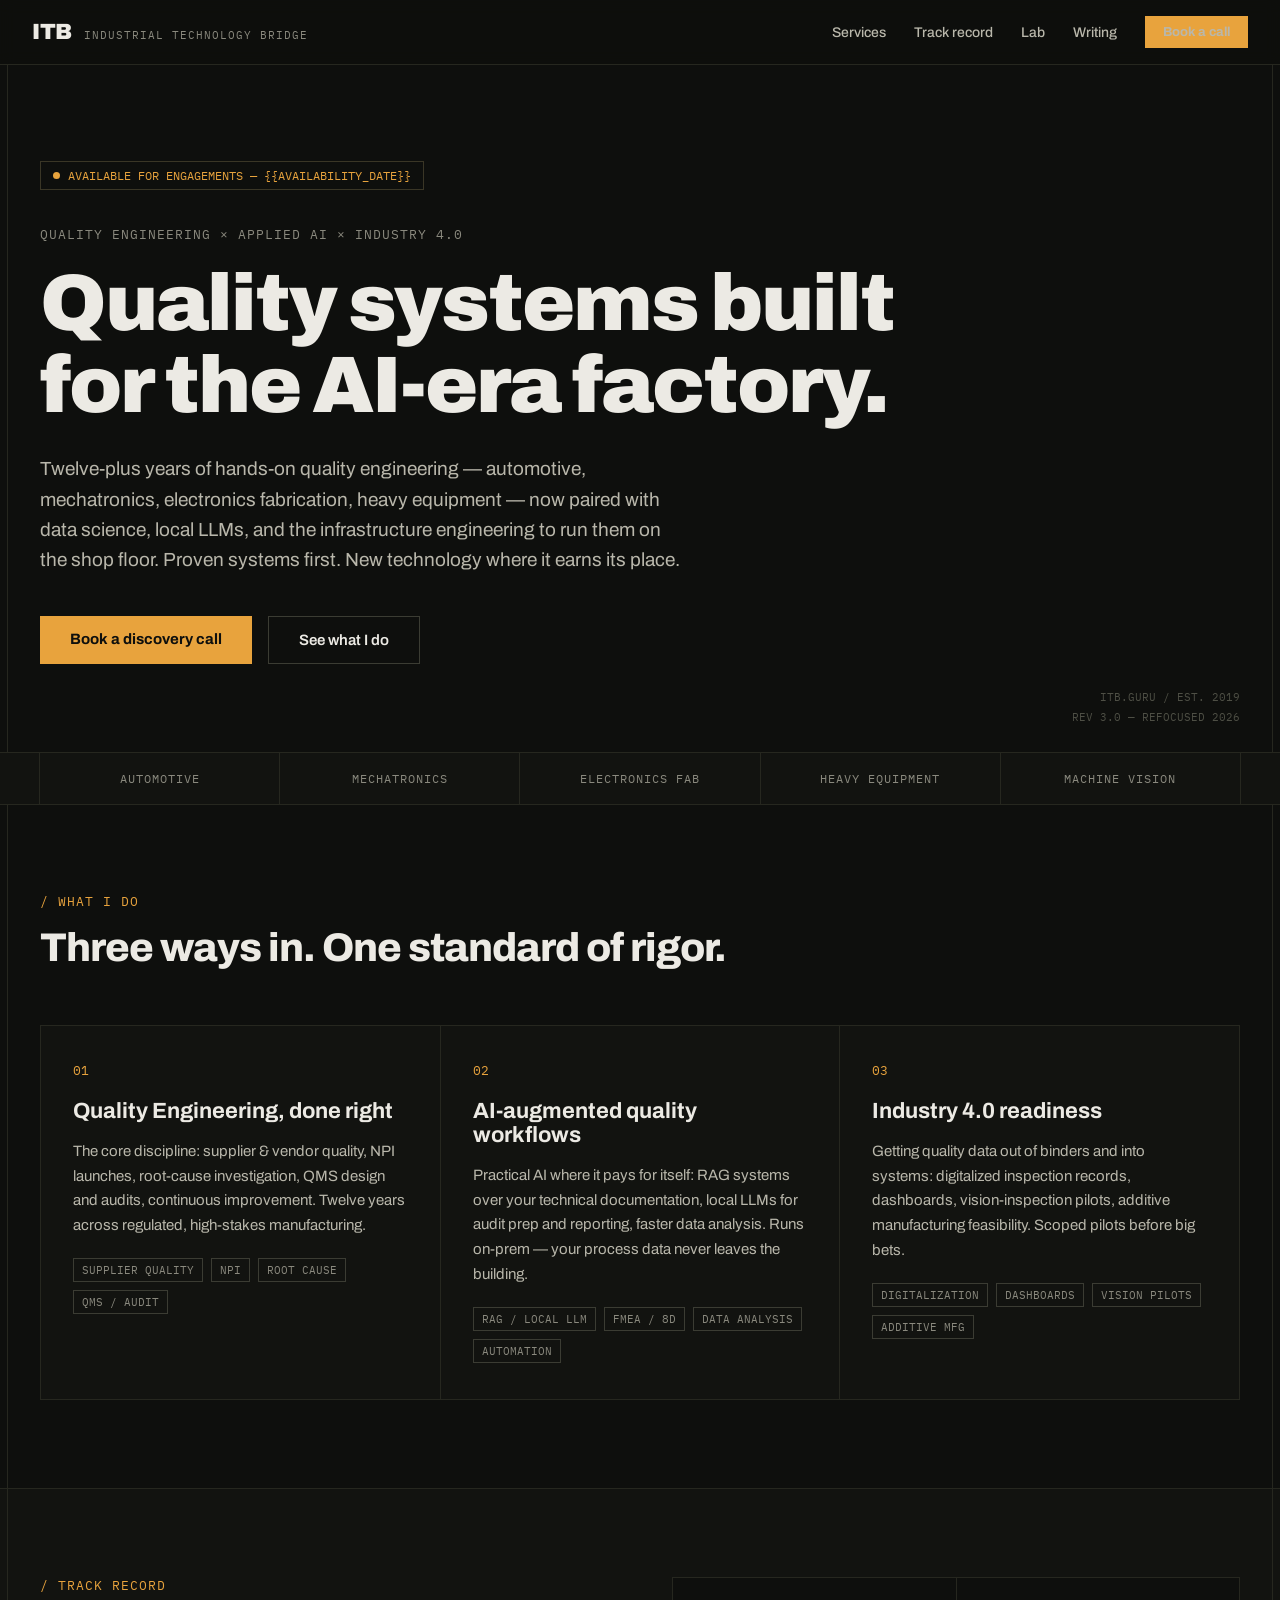
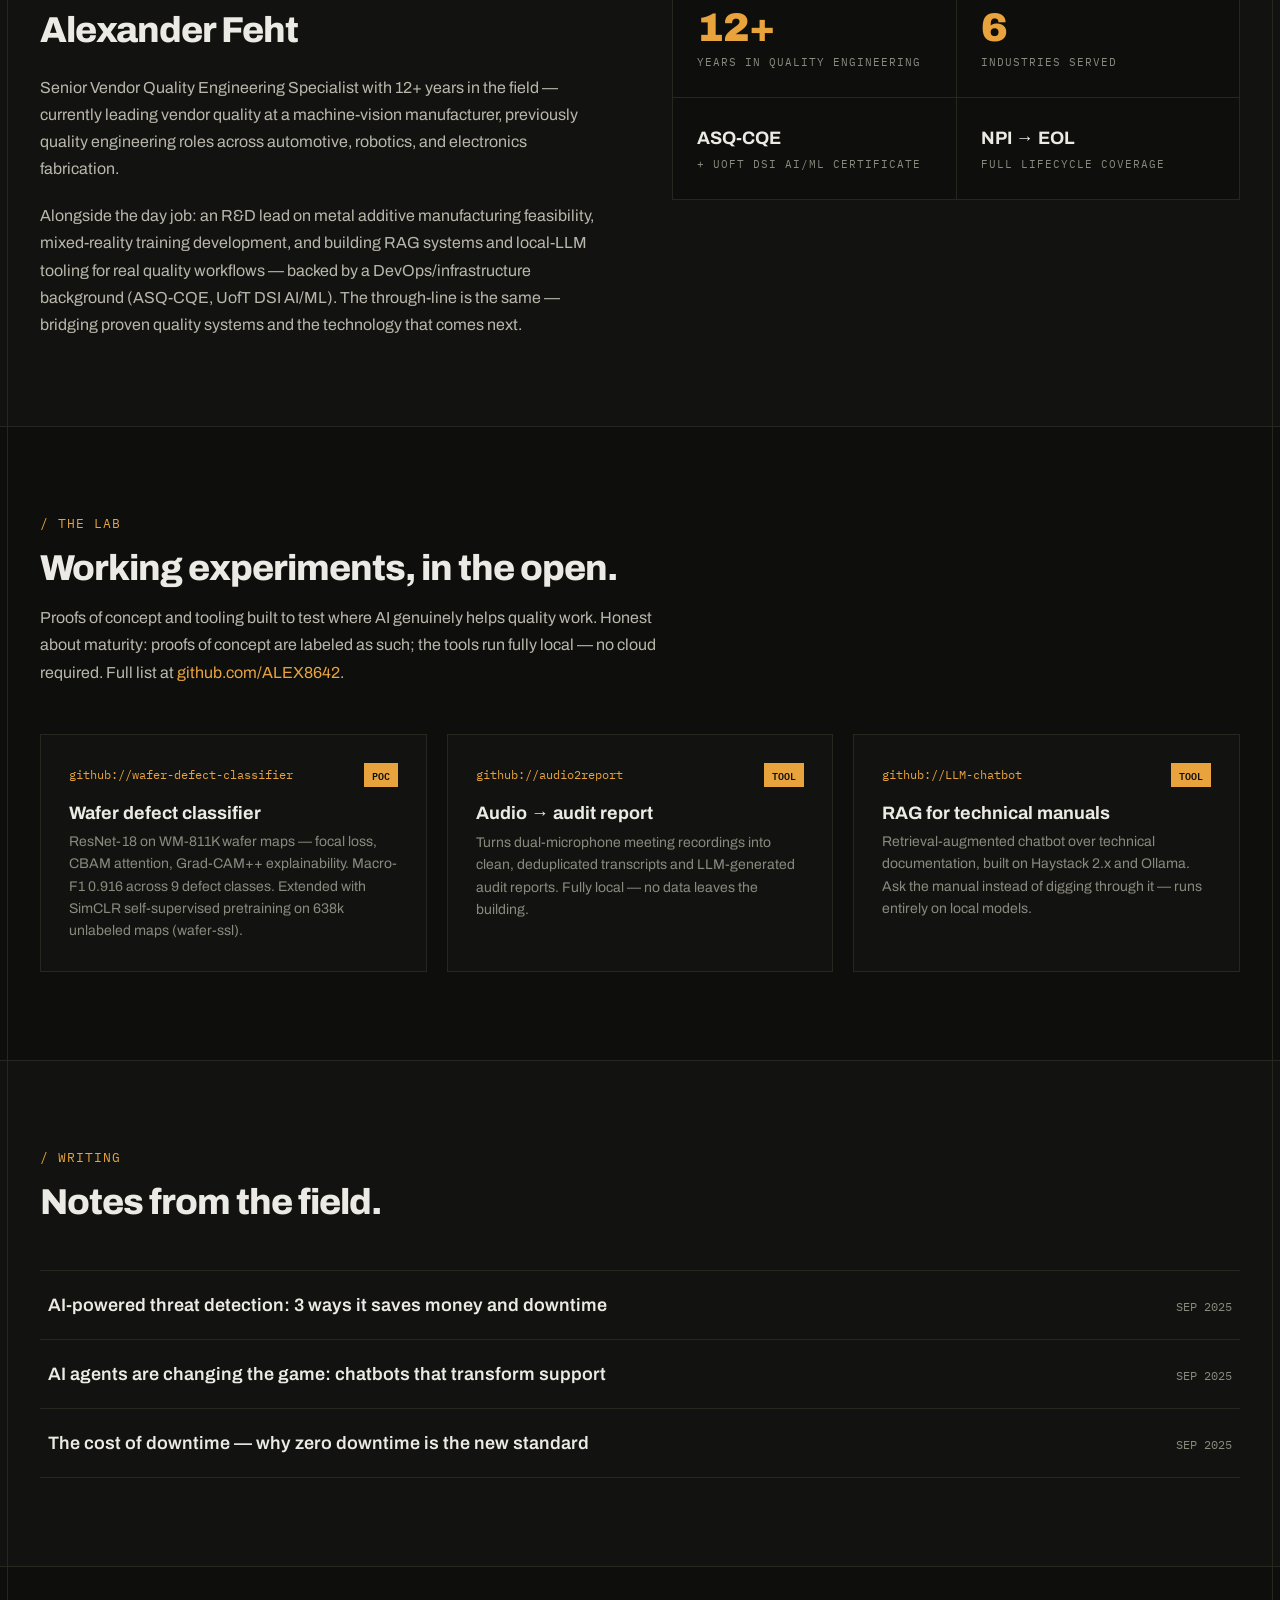
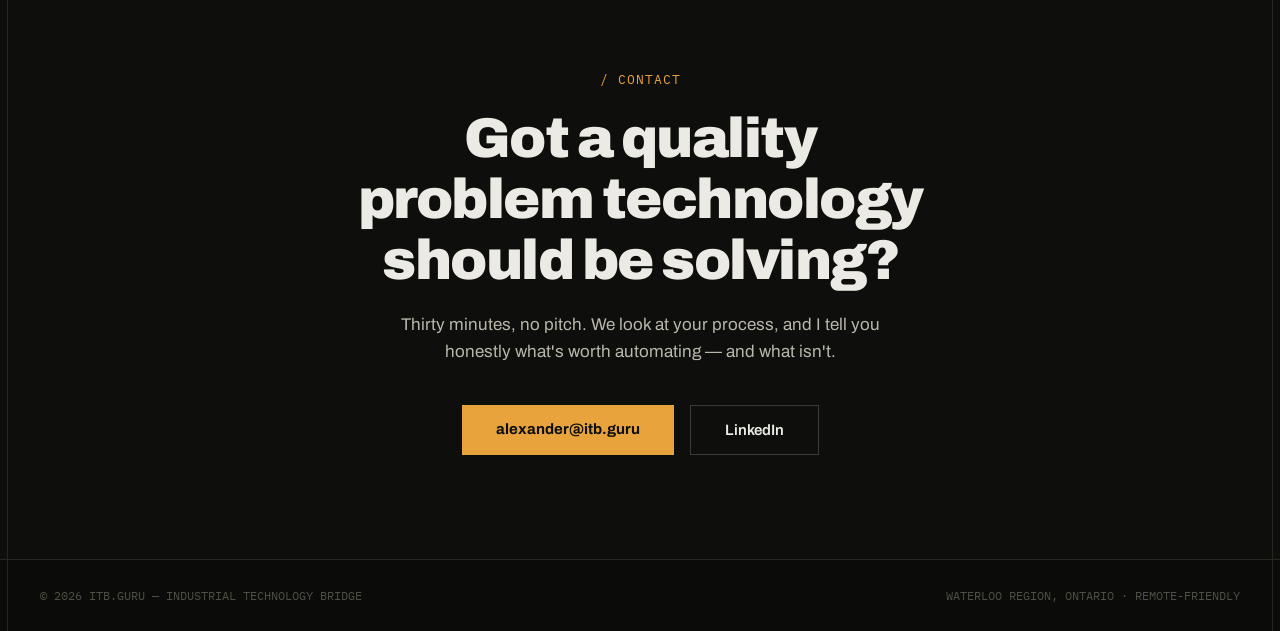
<file: src/index.html>
<!DOCTYPE html>
<html lang="en">
<head>
  <meta charset="utf-8">
  <meta name="viewport" content="width=device-width, initial-scale=1">
  <title>ITB — Industrial Technology Bridge</title>
  <meta name="description" content="Quality Engineering × Applied AI × Industry 4.0 consulting. Twelve-plus years of hands-on quality engineering paired with data science, local LLMs, and shop-floor infrastructure. Waterloo Region, Ontario — remote-friendly.">
  <link rel="stylesheet" href="styles.css">
</head>
<body>

  <!-- ============ NAV ============ -->
  <header class="site-header">
    <div class="brand">
      <span class="brand-mark">ITB</span>
      <span class="brand-sub">INDUSTRIAL TECHNOLOGY BRIDGE</span>
    </div>
    <nav class="site-nav">
      <a href="#services">Services</a>
      <a href="#record">Track record</a>
      <!--IF:SHOW_LAB-->
      <a href="#lab">Lab</a>
      <!--ENDIF:SHOW_LAB-->
      <!--IF:SHOW_WRITING-->
      <a href="#writing">Writing</a>
      <!--ENDIF:SHOW_WRITING-->
      <a href="#contact" class="btn-solid">Book a call</a>
    </nav>
  </header>

  <!-- ============ HERO ============ -->
  <section class="col hero">
    <!--IF:SHOW_AVAILABILITY-->
    <div class="availability">
      <span class="availability-dot"></span>
      AVAILABLE FOR ENGAGEMENTS — {{AVAILABILITY_DATE}}
    </div>
    <!--ENDIF:SHOW_AVAILABILITY-->
    <div class="hero-kicker">QUALITY ENGINEERING × APPLIED AI × INDUSTRY 4.0</div>
    <h1>Quality systems built for the AI-era factory.</h1>
    <p class="hero-sub">Twelve-plus years of hands-on quality engineering — automotive, mechatronics, electronics fabrication, heavy equipment — now paired with data science, local LLMs, and the infrastructure engineering to run them on the shop floor. Proven systems first. New technology where it earns its place.</p>
    <div class="hero-ctas">
      <a href="#contact" class="btn-solid">Book a discovery call</a>
      <a href="#services" class="btn-outline">See what I do</a>
    </div>
    <div class="hero-corner">ITB.GURU / EST. 2019<br>REV 3.0 — REFOCUSED 2026</div>
  </section>

  <!-- ============ INDUSTRY STRIP ============ -->
  <div class="industry-band">
    <div class="col industry-strip">
      <div>AUTOMOTIVE</div>
      <div>MECHATRONICS</div>
      <div>ELECTRONICS FAB</div>
      <div>HEAVY EQUIPMENT</div>
      <div>MACHINE VISION</div>
    </div>
  </div>

  <!-- ============ SERVICES ============ -->
  <section id="services" class="col section services">
    <div class="kicker">/ WHAT I DO</div>
    <h2>Three ways in. One standard of rigor.</h2>
    <div class="card-grid">
      <div class="service-card">
        <div class="service-num">01</div>
        <h3>Quality Engineering, done right</h3>
        <p>The core discipline: supplier &amp; vendor quality, NPI launches, root-cause investigation, QMS design and audits, continuous improvement. Twelve years across regulated, high-stakes manufacturing.</p>
        <div class="chips">
          <span>SUPPLIER QUALITY</span>
          <span>NPI</span>
          <span>ROOT CAUSE</span>
          <span>QMS / AUDIT</span>
        </div>
      </div>
      <div class="service-card">
        <div class="service-num">02</div>
        <h3>AI-augmented quality workflows</h3>
        <p>Practical AI where it pays for itself: RAG systems over your technical documentation, local LLMs for audit prep and reporting, faster data analysis. Runs on-prem — your process data never leaves the building.</p>
        <div class="chips">
          <span>RAG / LOCAL LLM</span>
          <span>FMEA / 8D</span>
          <span>DATA ANALYSIS</span>
          <span>AUTOMATION</span>
        </div>
      </div>
      <div class="service-card">
        <div class="service-num">03</div>
        <h3>Industry 4.0 readiness</h3>
        <p>Getting quality data out of binders and into systems: digitalized inspection records, dashboards, vision-inspection pilots, additive manufacturing feasibility. Scoped pilots before big bets.</p>
        <div class="chips">
          <span>DIGITALIZATION</span>
          <span>DASHBOARDS</span>
          <span>VISION PILOTS</span>
          <span>ADDITIVE MFG</span>
        </div>
      </div>
    </div>
  </section>

  <!-- ============ TRACK RECORD ============ -->
  <section id="record" class="section-alt">
    <div class="col section record-grid">
      <div>
        <div class="kicker">/ TRACK RECORD</div>
        <h2>Alexander Feht</h2>
        <p>Senior Vendor Quality Engineering Specialist with 12+ years in the field — currently leading vendor quality at a machine-vision manufacturer, previously quality engineering roles across automotive, robotics, and electronics fabrication.</p>
        <p>Alongside the day job: an R&amp;D lead on metal additive manufacturing feasibility, mixed-reality training development, and building RAG systems and local-LLM tooling for real quality workflows — backed by a DevOps/infrastructure background (ASQ-CQE, UofT DSI AI/ML). The through-line is the same — bridging proven quality systems and the technology that comes next.</p>
      </div>
      <div class="stat-grid">
        <div class="stat">
          <div class="stat-big">12+</div>
          <div class="stat-caption">YEARS IN QUALITY ENGINEERING</div>
        </div>
        <div class="stat">
          <div class="stat-big">6</div>
          <div class="stat-caption">INDUSTRIES SERVED</div>
        </div>
        <div class="stat">
          <div class="stat-small">ASQ-CQE</div>
          <div class="stat-caption">+ UOFT DSI AI/ML CERTIFICATE</div>
        </div>
        <div class="stat">
          <div class="stat-small">NPI → EOL</div>
          <div class="stat-caption">FULL LIFECYCLE COVERAGE</div>
        </div>
      </div>
    </div>
  </section>

  <!--IF:SHOW_LAB-->
  <!-- ============ LAB ============ -->
  <section id="lab" class="section-plain">
    <div class="col section lab">
      <div class="kicker">/ THE LAB</div>
      <h2>Working experiments, in the open.</h2>
      <p class="lab-intro">Proofs of concept and tooling built to test where AI genuinely helps quality work. Honest about maturity: proofs of concept are labeled as such; the tools run fully local — no cloud required. Full list at <a href="https://github.com/ALEX8642">github.com/ALEX8642</a>.</p>
      <div class="lab-grid">
        <a class="lab-card" href="https://github.com/ALEX8642/wafer-defect-classifier">
          <div class="lab-card-head">
            <span class="lab-path">github://wafer-defect-classifier</span>
            <span class="lab-tag">POC</span>
          </div>
          <div class="lab-title">Wafer defect classifier</div>
          <p>ResNet-18 on WM-811K wafer maps — focal loss, CBAM attention, Grad-CAM++ explainability. Macro-F1 0.916 across 9 defect classes. Extended with SimCLR self-supervised pretraining on 638k unlabeled maps (wafer-ssl).</p>
        </a>
        <a class="lab-card" href="https://github.com/ALEX8642/audio2report">
          <div class="lab-card-head">
            <span class="lab-path">github://audio2report</span>
            <span class="lab-tag">TOOL</span>
          </div>
          <div class="lab-title">Audio → audit report</div>
          <p>Turns dual-microphone meeting recordings into clean, deduplicated transcripts and LLM-generated audit reports. Fully local — no data leaves the building.</p>
        </a>
        <a class="lab-card" href="https://github.com/ALEX8642/LLM-chatbot">
          <div class="lab-card-head">
            <span class="lab-path">github://LLM-chatbot</span>
            <span class="lab-tag">TOOL</span>
          </div>
          <div class="lab-title">RAG for technical manuals</div>
          <p>Retrieval-augmented chatbot over technical documentation, built on Haystack 2.x and Ollama. Ask the manual instead of digging through it — runs entirely on local models.</p>
        </a>
      </div>
    </div>
  </section>
  <!--ENDIF:SHOW_LAB-->

  <!--IF:SHOW_WRITING-->
  <!-- ============ WRITING ============ -->
  <section id="writing" class="section-alt">
    <div class="col section writing">
      <div class="kicker">/ WRITING</div>
      <h2>Notes from the field.</h2>
      <div class="post-list">
        <a class="post-row" href="https://itb.guru/2025/09/13/ai-powered-threat-detection-3-ways-it-saves-businesses-money-and-downtime/">
          <span class="post-title">AI-powered threat detection: 3 ways it saves money and downtime</span>
          <span class="post-date">SEP 2025</span>
        </a>
        <a class="post-row" href="https://itb.guru/2025/09/13/ai-agents-are-changing-the-game-in-cybersecurity-tools/">
          <span class="post-title">AI agents are changing the game: chatbots that transform support</span>
          <span class="post-date">SEP 2025</span>
        </a>
        <a class="post-row" href="https://itb.guru/2025/09/13/the-cost-of-downtime-why-zero-downtime-is-the-new-standard/">
          <span class="post-title">The cost of downtime — why zero downtime is the new standard</span>
          <span class="post-date">SEP 2025</span>
        </a>
      </div>
    </div>
  </section>
  <!--ENDIF:SHOW_WRITING-->

  <!-- ============ CONTACT ============ -->
  <section id="contact" class="section-plain">
    <div class="col contact">
      <div class="kicker">/ CONTACT</div>
      <h2>Got a quality problem technology should be solving?</h2>
      <p class="contact-sub">Thirty minutes, no pitch. We look at your process, and I tell you honestly what's worth automating — and what isn't.</p>
      <div class="contact-ctas">
        <a href="mailto:alexander@itb.guru" class="btn-solid">alexander@itb.guru</a>
        <a href="https://www.linkedin.com/in/afeht/" class="btn-outline">LinkedIn</a>
      </div>
    </div>
  </section>

  <!-- ============ FOOTER ============ -->
  <footer class="site-footer">
    <div class="col">
      <div>© 2026 ITB.GURU — INDUSTRIAL TECHNOLOGY BRIDGE</div>
      <div>WATERLOO REGION, ONTARIO · REMOTE-FRIENDLY</div>
    </div>
  </footer>

</body>
</html>
</file>
<file: src/styles.css>
/* ITB.guru — Industrial Technology Bridge
   Recreated from design reference (ITB Site.dc.html). Tokens per handoff README. */

/* ---------- Fonts (self-hosted) ---------- */
@font-face {
  font-family: 'Archivo';
  font-style: normal;
  font-weight: 400 900;
  font-stretch: 100%;
  font-display: swap;
  src: url(fonts/archivo-var.woff2) format('woff2');
}
@font-face {
  font-family: 'IBM Plex Mono';
  font-style: normal;
  font-weight: 400;
  font-display: swap;
  src: url(fonts/plexmono-400.woff2) format('woff2');
}
@font-face {
  font-family: 'IBM Plex Mono';
  font-style: normal;
  font-weight: 500;
  font-display: swap;
  src: url(fonts/plexmono-500.woff2) format('woff2');
}
@font-face {
  font-family: 'IBM Plex Mono';
  font-style: normal;
  font-weight: 600;
  font-display: swap;
  src: url(fonts/plexmono-600.woff2) format('woff2');
}

/* ---------- Tokens ---------- */
:root {
  --bg: #0E0F0D;
  --bg-alt: #121310;
  --bg-footer: #0B0C0A;
  --line: #26271F;
  --line-2: #3B3C33;
  --badge-line: #3A3626;
  --text: #ECEAE4;
  --text-2: #B9B7AB;
  --muted: #8A897E;
  --faint: #4E4F45;
  --amber: #E8A33D;
  --amber-hi: #F2C170;
}

/* ---------- Base ---------- */
html, body {
  margin: 0;
  padding: 0;
  background: var(--bg);
}
html {
  scroll-behavior: smooth;
  scroll-padding-top: 64px;
}
body {
  font-family: 'Archivo', sans-serif;
  color: var(--text);
  min-width: 320px;
}
::selection {
  background: var(--amber);
  color: var(--bg);
}
a {
  color: var(--amber);
  text-decoration: none;
}
a:hover {
  color: var(--amber-hi);
}
@keyframes pulse-dot {
  0%, 100% { opacity: 1; }
  50% { opacity: 0.3; }
}

.mono {
  font-family: 'IBM Plex Mono', monospace;
}

/* 1200px content column with full-height hairline borders */
.col {
  max-width: 1200px;
  margin: 0 auto;
  border-left: 1px solid var(--line);
  border-right: 1px solid var(--line);
  padding-left: 32px;
  padding-right: 32px;
}

.kicker {
  font-family: 'IBM Plex Mono', monospace;
  font-size: 13px;
  color: var(--amber);
  letter-spacing: 1px;
  margin-bottom: 16px;
}

.btn-solid {
  display: inline-block;
  background: var(--amber);
  color: var(--bg);
  font-weight: 700;
}
.btn-solid:hover {
  background: var(--amber-hi);
  color: var(--bg);
}
.btn-outline {
  display: inline-block;
  border: 1px solid var(--line-2);
  color: var(--text);
  font-weight: 600;
}
.btn-outline:hover {
  border-color: var(--amber);
  color: var(--text);
}

/* ---------- Nav ---------- */
.site-header {
  position: sticky;
  top: 0;
  z-index: 50;
  display: flex;
  align-items: center;
  justify-content: space-between;
  flex-wrap: wrap;
  gap: 8px 16px;
  padding: 0 32px;
  min-height: 64px;
  background: rgba(14, 15, 13, 0.92);
  backdrop-filter: blur(8px);
  -webkit-backdrop-filter: blur(8px);
  border-bottom: 1px solid var(--line);
}
.brand {
  display: flex;
  align-items: baseline;
  gap: 12px;
}
.brand-mark {
  font-weight: 900;
  font-size: 22px;
  letter-spacing: -0.5px;
}
.brand-sub {
  font-family: 'IBM Plex Mono', monospace;
  font-size: 11px;
  color: var(--muted);
  letter-spacing: 1px;
}
.site-nav {
  display: flex;
  align-items: center;
  flex-wrap: wrap;
  gap: 12px 28px;
  font-size: 14px;
  font-weight: 500;
}
.site-nav a {
  color: var(--text-2);
}
.site-nav a:hover {
  color: var(--text);
}
.site-nav .btn-solid {
  padding: 9px 18px;
  font-size: 13px;
}

/* ---------- Hero ---------- */
.hero {
  position: relative;
  padding-top: 96px;
  padding-bottom: 88px;
}
.availability {
  display: inline-flex;
  align-items: center;
  gap: 8px;
  font-family: 'IBM Plex Mono', monospace;
  font-size: 12px;
  color: var(--amber);
  border: 1px solid var(--badge-line);
  padding: 6px 12px;
  margin-bottom: 36px;
}
.availability-dot {
  width: 7px;
  height: 7px;
  border-radius: 50%;
  background: var(--amber);
  animation: pulse-dot 2s infinite;
}
.hero-kicker {
  font-family: 'IBM Plex Mono', monospace;
  font-size: 13px;
  color: var(--muted);
  margin-bottom: 20px;
  letter-spacing: 1px;
}
.hero h1 {
  font-size: clamp(42px, 6.5vw, 80px);
  font-weight: 900;
  line-height: 1.02;
  letter-spacing: -2px;
  margin: 0 0 28px;
  max-width: 920px;
  text-wrap: balance;
}
.hero-sub {
  font-size: 19px;
  line-height: 1.6;
  color: var(--text-2);
  max-width: 640px;
  margin: 0 0 40px;
}
.hero-ctas {
  display: flex;
  gap: 16px;
  flex-wrap: wrap;
}
.hero-ctas a {
  padding: 15px 30px;
  font-size: 15px;
}
.hero-corner {
  position: absolute;
  right: 32px;
  bottom: 24px;
  font-family: 'IBM Plex Mono', monospace;
  font-size: 11px;
  color: var(--faint);
  text-align: right;
  line-height: 1.8;
}

/* ---------- Industry strip ---------- */
.industry-band {
  border-top: 1px solid var(--line);
  border-bottom: 1px solid var(--line);
  background: var(--bg-alt);
}
.industry-strip {
  display: flex;
  flex-wrap: wrap;
  padding-left: 0;
  padding-right: 0;
}
.industry-strip div {
  flex: 1 1 140px;
  padding: 18px 20px;
  font-family: 'IBM Plex Mono', monospace;
  font-size: 12px;
  color: var(--muted);
  border-right: 1px solid var(--line);
  text-align: center;
  letter-spacing: 1px;
}
.industry-strip div:last-child {
  border-right: none;
}

/* ---------- Sections ---------- */
.section {
  padding-top: 88px;
  padding-bottom: 88px;
}
.section-alt {
  border-top: 1px solid var(--line);
  background: var(--bg-alt);
}
.section-plain {
  border-top: 1px solid var(--line);
}

/* ---------- Services ---------- */
.services h2 {
  font-size: 40px;
  font-weight: 800;
  letter-spacing: -1px;
  margin: 0 0 56px;
  max-width: 700px;
}
.card-grid {
  display: grid;
  grid-template-columns: repeat(auto-fit, minmax(300px, 1fr));
  gap: 1px;
  background: var(--line);
  border: 1px solid var(--line);
}
.service-card {
  background: var(--bg-alt);
  padding: 36px 32px;
}
.service-num {
  font-family: 'IBM Plex Mono', monospace;
  font-size: 13px;
  color: var(--amber);
  margin-bottom: 20px;
}
.service-card h3 {
  font-size: 22px;
  font-weight: 700;
  margin: 0 0 16px;
}
.service-card p {
  font-size: 15px;
  line-height: 1.65;
  color: var(--text-2);
  margin: 0 0 20px;
}
.chips {
  display: flex;
  flex-wrap: wrap;
  gap: 8px;
}
.chips span {
  font-family: 'IBM Plex Mono', monospace;
  font-size: 11px;
  color: var(--muted);
  border: 1px solid var(--line-2);
  padding: 4px 8px;
}

/* ---------- Track record ---------- */
.record-grid {
  display: grid;
  grid-template-columns: repeat(auto-fit, minmax(320px, 1fr));
  gap: 64px;
}
.record-grid h2 {
  font-size: 36px;
  font-weight: 800;
  letter-spacing: -1px;
  margin: 0 0 24px;
}
.record-grid p {
  font-size: 16px;
  line-height: 1.7;
  color: var(--text-2);
  margin: 0 0 20px;
}
.record-grid p:last-child {
  margin-bottom: 0;
}
.stat-grid {
  display: grid;
  grid-template-columns: 1fr 1fr;
  gap: 1px;
  background: var(--line);
  border: 1px solid var(--line);
  align-self: start;
}
.stat {
  background: var(--bg);
  padding: 28px 24px;
}
.stat-big {
  font-size: 40px;
  font-weight: 900;
  color: var(--amber);
  letter-spacing: -1px;
}
.stat-small {
  font-size: 18px;
  font-weight: 700;
  color: var(--text);
  line-height: 1.4;
}
.stat-caption {
  font-family: 'IBM Plex Mono', monospace;
  font-size: 11px;
  color: var(--muted);
  letter-spacing: 1px;
  margin-top: 6px;
}

/* ---------- Lab ---------- */
.lab h2 {
  font-size: 36px;
  font-weight: 800;
  letter-spacing: -1px;
  margin: 0 0 16px;
}
.lab-intro {
  font-size: 16px;
  line-height: 1.7;
  color: var(--text-2);
  max-width: 620px;
  margin: 0 0 48px;
}
.lab-grid {
  display: grid;
  grid-template-columns: repeat(auto-fit, minmax(300px, 1fr));
  gap: 20px;
}
.lab-card {
  display: block;
  border: 1px solid var(--line);
  padding: 28px;
  color: var(--text);
  background: var(--bg-alt);
}
.lab-card:hover {
  border-color: var(--amber);
  color: var(--text);
}
.lab-card-head {
  display: flex;
  justify-content: space-between;
  align-items: center;
  margin-bottom: 16px;
}
.lab-path {
  font-family: 'IBM Plex Mono', monospace;
  font-size: 12px;
  color: var(--amber);
}
.lab-tag {
  font-family: 'IBM Plex Mono', monospace;
  font-size: 10px;
  font-weight: 600;
  color: var(--bg);
  background: var(--amber);
  padding: 3px 8px;
}
.lab-title {
  font-size: 18px;
  font-weight: 700;
  margin-bottom: 8px;
}
.lab-card p {
  font-size: 14px;
  line-height: 1.6;
  color: var(--muted);
  margin: 0;
}

/* ---------- Writing ---------- */
.writing h2 {
  font-size: 36px;
  font-weight: 800;
  letter-spacing: -1px;
  margin: 0 0 48px;
}
.post-list {
  display: flex;
  flex-direction: column;
  border-top: 1px solid var(--line);
}
.post-row {
  display: flex;
  justify-content: space-between;
  align-items: baseline;
  gap: 24px;
  padding: 24px 8px;
  border-bottom: 1px solid var(--line);
  color: var(--text);
}
.post-row:hover {
  color: var(--amber);
}
.post-title {
  font-size: 18px;
  font-weight: 600;
}
.post-date {
  font-family: 'IBM Plex Mono', monospace;
  font-size: 12px;
  color: var(--muted);
  white-space: nowrap;
}

/* ---------- Contact ---------- */
.contact {
  padding-top: 104px;
  padding-bottom: 104px;
  text-align: center;
}
.contact .kicker {
  margin-bottom: 20px;
}
.contact h2 {
  font-size: clamp(32px, 5vw, 56px);
  font-weight: 900;
  letter-spacing: -1.5px;
  margin: 0 auto 20px;
  max-width: 720px;
  text-wrap: balance;
}
.contact-sub {
  font-size: 17px;
  line-height: 1.6;
  color: var(--text-2);
  max-width: 520px;
  margin: 0 auto 40px;
}
.contact-ctas {
  display: flex;
  justify-content: center;
  gap: 16px;
  flex-wrap: wrap;
}
.contact-ctas a {
  padding: 16px 34px;
  font-size: 15px;
}

/* ---------- Footer ---------- */
.site-footer {
  border-top: 1px solid var(--line);
  background: var(--bg-footer);
}
.site-footer .col {
  padding-top: 28px;
  padding-bottom: 28px;
  display: flex;
  justify-content: space-between;
  align-items: center;
  flex-wrap: wrap;
  gap: 16px;
}
.site-footer div {
  font-family: 'IBM Plex Mono', monospace;
  font-size: 12px;
  color: var(--faint);
}
</file>
